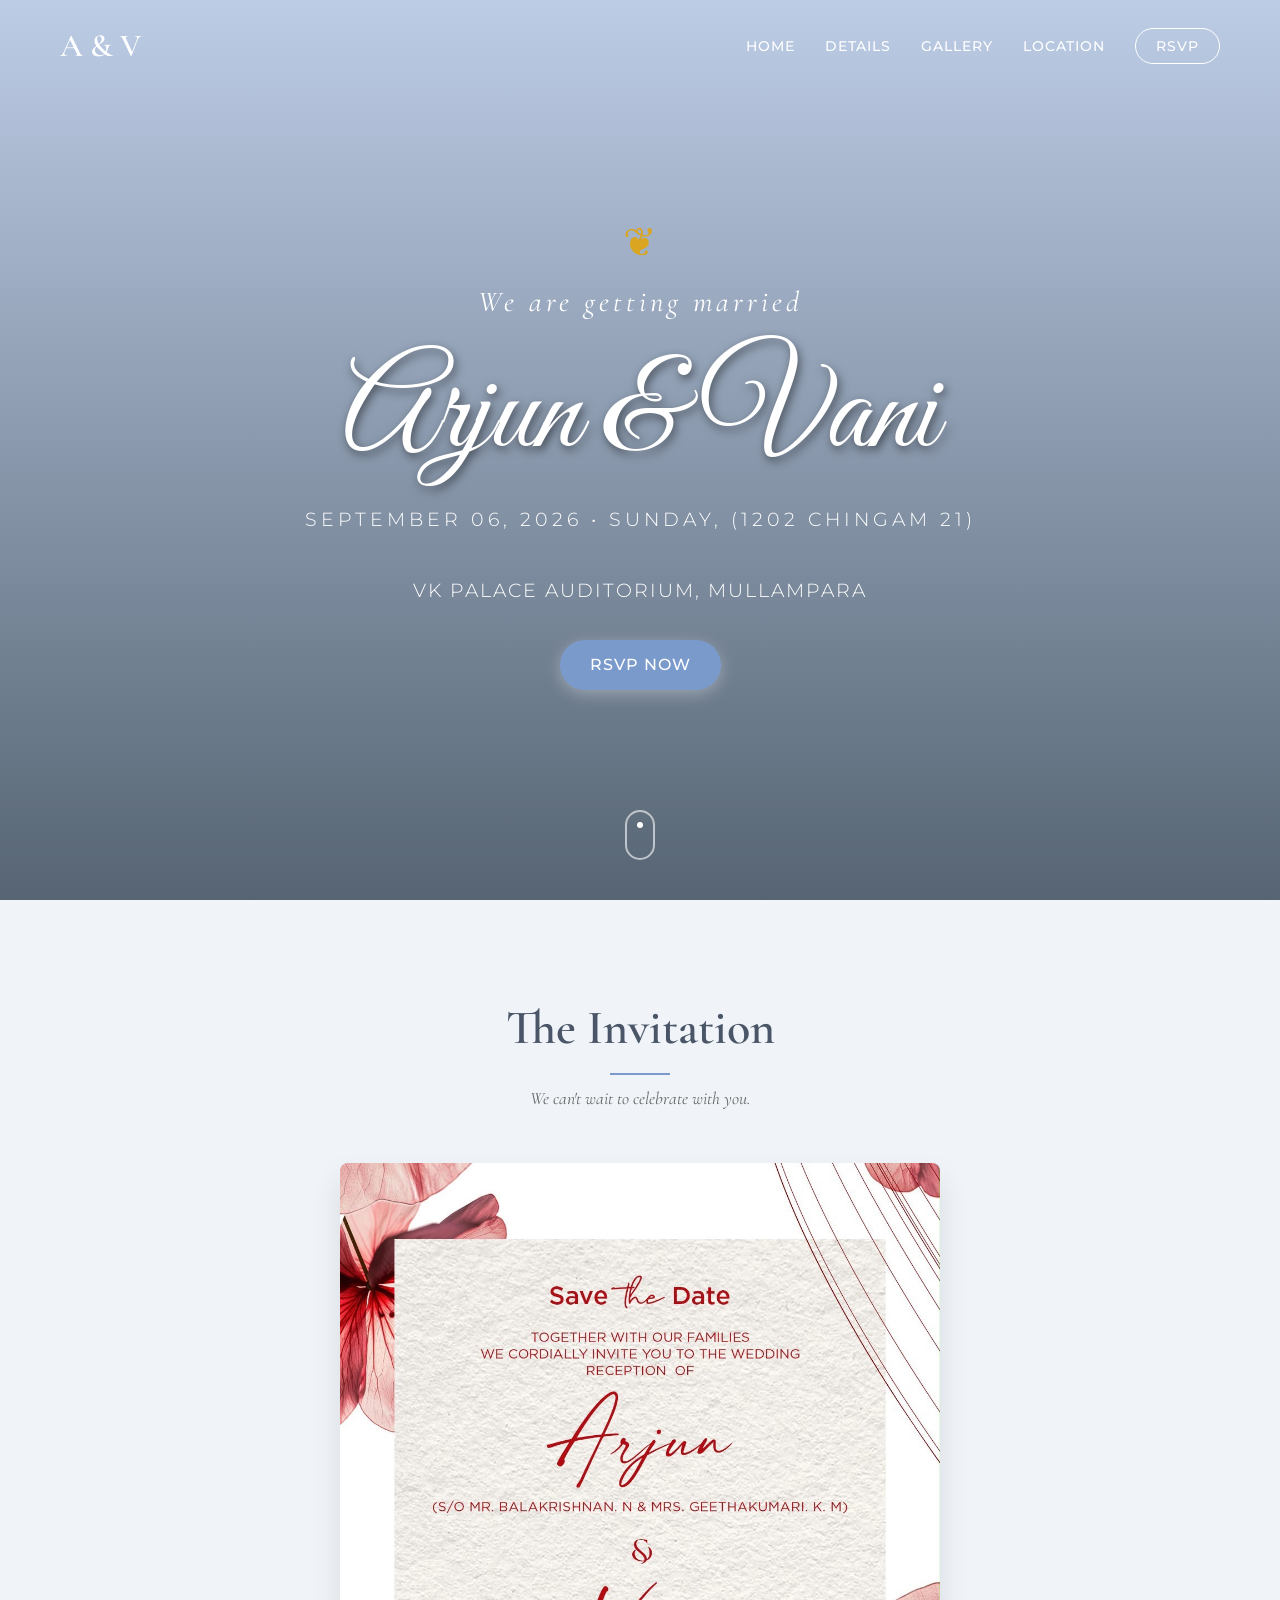
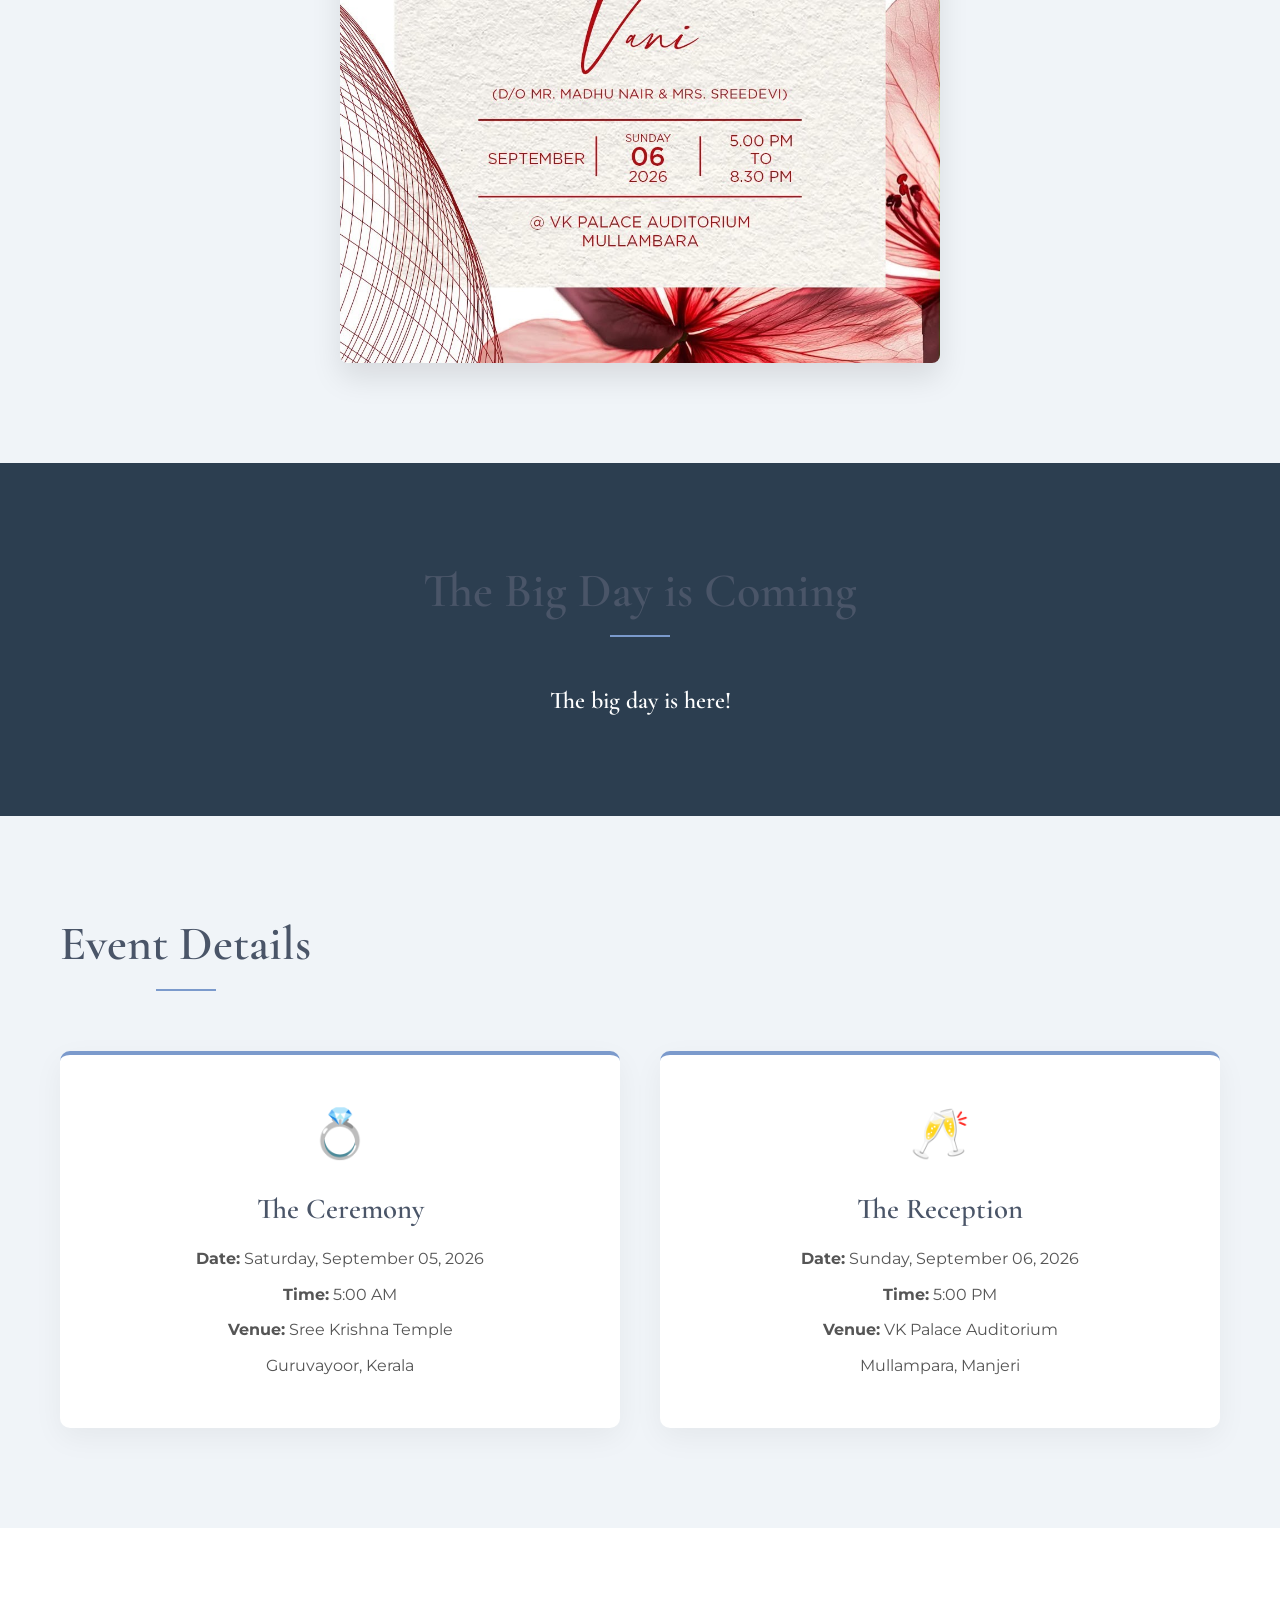
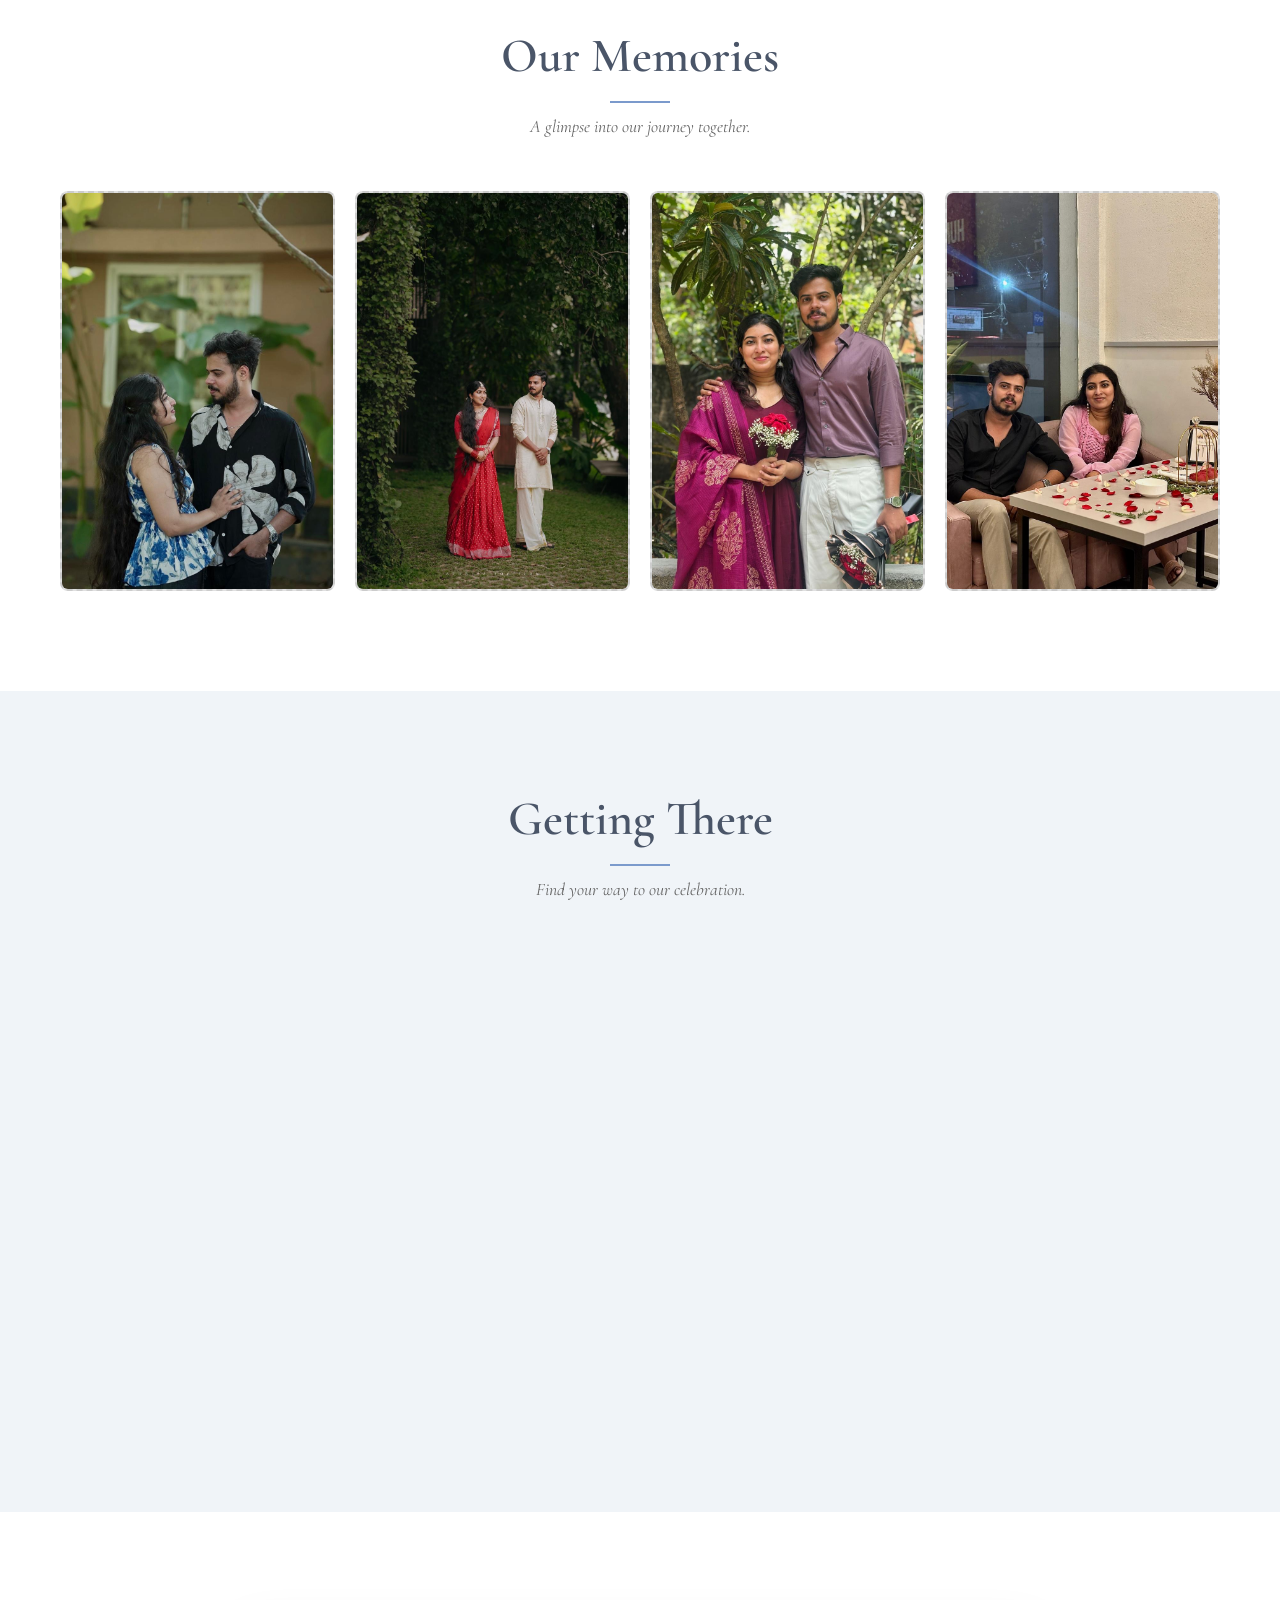
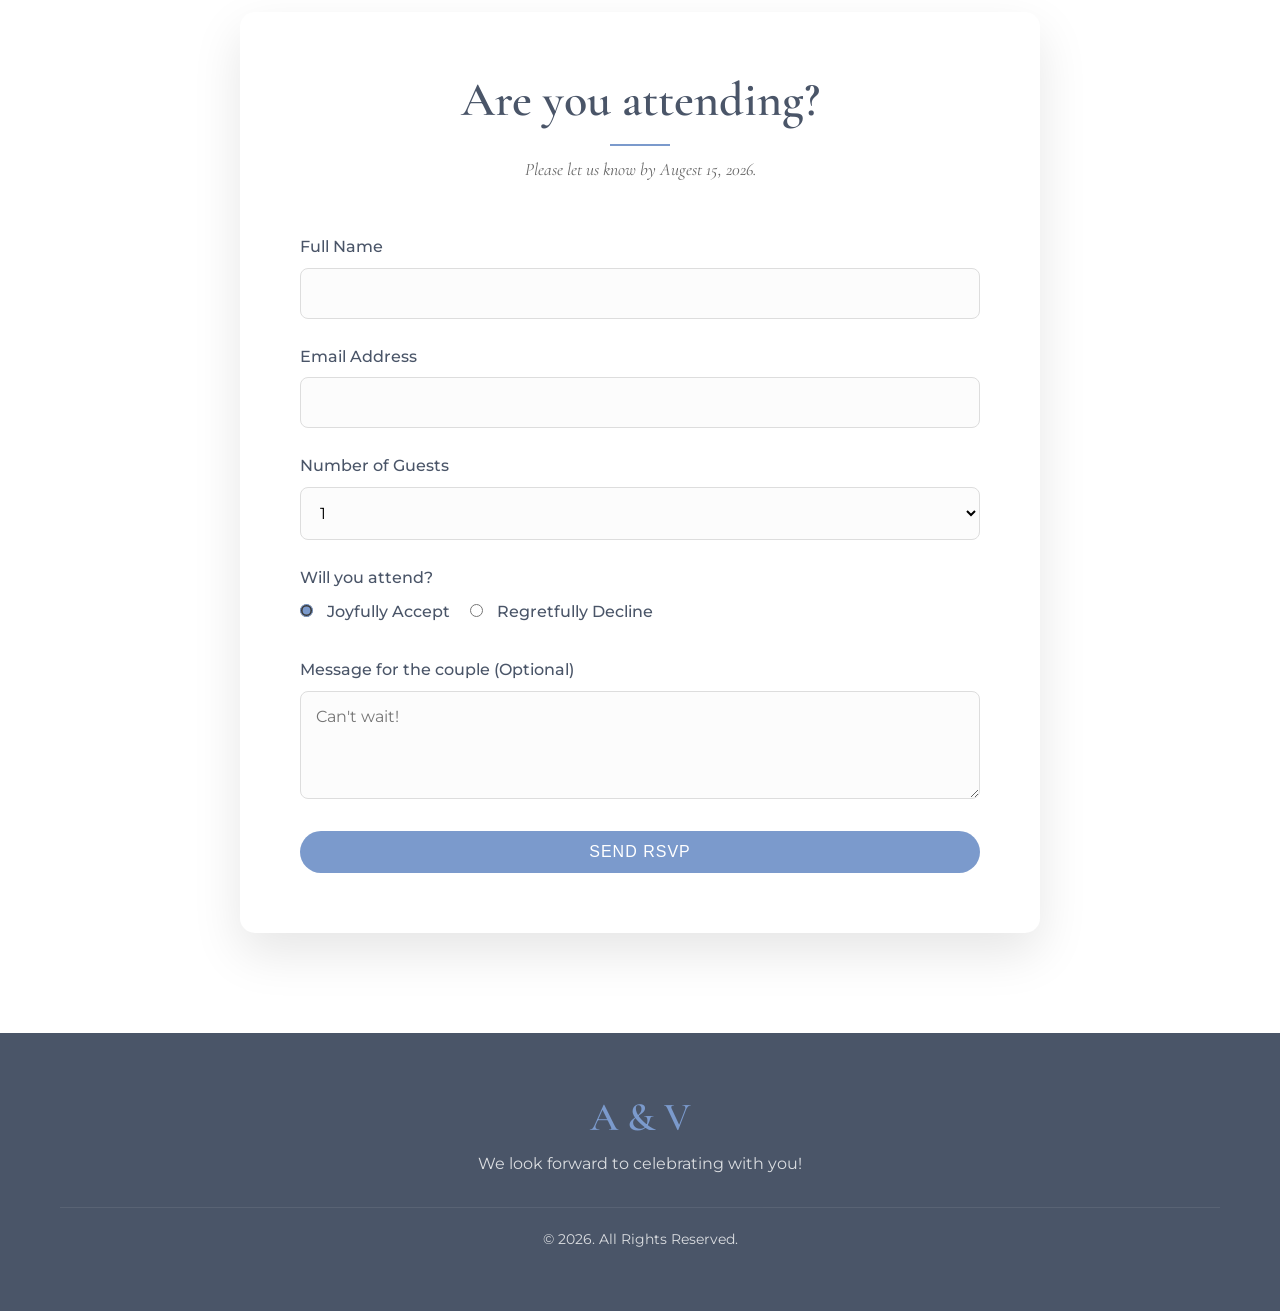
<file: index.html>
<!DOCTYPE html>
<html lang="en">

<head>
    <meta charset="UTF-8">
    <meta name="viewport" content="width=device-width, initial-scale=1.0">
    <title>Wedding Invitation | Save the Date</title>
    <meta name="description" content="Join us in celebrating our wedding.">
    <link rel="preconnect" href="https://fonts.googleapis.com">
    <link rel="preconnect" href="https://fonts.gstatic.com" crossorigin>
    <link
        href="https://fonts.googleapis.com/css2?family=Cormorant+Garamond:ital,wght@0,400;0,600;1,400&family=Great+Vibes&family=Montserrat:wght@300;400;500&display=swap"
        rel="stylesheet">
    <link rel="stylesheet" href="style.css">
</head>

<body>
    <!-- Navigation -->
    <nav id="navbar">
        <div class="nav-content">
            <div class="logo">A & V</div>
            <ul class="nav-links">
                <li><a href="#home">Home</a></li>
                <li><a href="#details">Details</a></li>
                <li><a href="#gallery">Gallery</a></li>
                <li><a href="#location">Location</a></li>
                <li><a href="#rsvp" class="btn-nav">RSVP</a></li>
            </ul>
            <div class="hamburger">
                <span></span>
                <span></span>
                <span></span>
            </div>
        </div>
    </nav>

    <!-- Hero Section -->
    <section id="home" class="hero">
        <div class="hero-overlay"></div>
        <div class="hero-content fade-in">
            <div style="font-size: 2.5rem; margin-bottom: 5px; color: goldenrod;">❦</div>
            <p class="pre-title">We are getting married</p>
            <h1 class="title">Arjun & Vani</h1>
            <p class="date-location">September 06, 2026 &bull; Sunday, (1202 Chingam 21)</p>
            <p
                style="font-size: 1.2rem; margin-bottom: 35px; font-weight: 300; letter-spacing: 2px; text-transform: uppercase;">
                VK Palace Auditorium, Mullampara</p>
            <a href="#rsvp" class="btn-primary">RSVP Now</a>
        </div>
        <div class="scroll-indicator">
            <a href="#invitation"><span></span></a>
        </div>
    </section>

    <!-- Invitation Card Placeholder -->
    <section id="invitation" class="section bg-light">
        <div class="container text-center fade-in">
            <h2 class="section-title">The Invitation</h2>
            <p class="section-subtitle">We can't wait to celebrate with you.</p>
            <div class="invitation-card-wrapper">
                <!-- Placeholder for the invitation card image -->
                <div class="image-placeholder card-placeholder">
                    <img src="images/card.jpeg" alt="">
                </div>
            </div>
        </div>
    </section>

    <!-- Countdown Section -->
    <section id="countdown-section" class="section bg-dark text-light">
        <div class="container text-center fade-in">
            <h2 class="section-title text-light">The Big Day is Coming</h2>
            <div id="countdown" class="countdown-container">
                <div class="countdown-item">
                    <span id="days">00</span>
                    <p>Days</p>
                </div>
                <div class="countdown-item">
                    <span id="hours">00</span>
                    <p>Hours</p>
                </div>
                <div class="countdown-item">
                    <span id="minutes">00</span>
                    <p>Minutes</p>
                </div>
                <div class="countdown-item">
                    <span id="seconds">00</span>
                    <p>Seconds</p>
                </div>
            </div>
        </div>
    </section>

    <!-- Details Section -->
    <section id="details" class="section bg-light">
        <div class="container fade-in">
            <h2 class="section-title text-center">Event Details</h2>
            <div class="details-grid">
                <div class="detail-card">
                    <div class="icon">💍</div>
                    <h3>The Ceremony</h3>
                    <p><strong>Date:</strong> Saturday, September 05, 2026</p>
                    <p><strong>Time:</strong> 5:00 AM</p>
                    <p><strong>Venue:</strong> Sree Krishna Temple</p>
                    <p>Guruvayoor, Kerala</p>
                </div>
                <div class="detail-card">
                    <div class="icon">🥂</div>
                    <h3>The Reception</h3>
                    <p><strong>Date:</strong> Sunday, September 06, 2026</p>
                    <p><strong>Time:</strong> 5:00 PM</p>
                    <p><strong>Venue:</strong> VK Palace Auditorium</p>
                    <p>Mullampara, Manjeri</p>
                </div>
            </div>
        </div>
    </section>

    <!-- Gallery Section -->
    <section id="gallery" class="section">
        <div class="container text-center fade-in">
            <h2 class="section-title">Our Memories</h2>
            <p class="section-subtitle">A glimpse into our journey together.</p>
            <div class="gallery-grid">
                <!-- Placeholders for user's images -->
                <div class="gallery-item image-placeholder"><img src="images/img1.jpeg" alt="">
                </div>
                <div class="gallery-item image-placeholder"><img src="images/img2.jpeg" alt="">
                </div>
                <div class="gallery-item image-placeholder"><img src="images/img3.jpeg" alt="">
                </div>
                <div class="gallery-item image-placeholder"><img src="images/img4.jpeg" alt="">
                </div>
            </div>
        </div>
    </section>

    <!-- Location Section -->
    <section id="location" class="section bg-light">
        <div class="container text-center fade-in">
            <h2 class="section-title">Getting There</h2>
            <p class="section-subtitle">Find your way to our celebration.</p>
            <div class="map-container">
                <!-- Sample Google Maps iframe -->
                <iframe
                    src="https://www.google.com/maps/embed?pb=!1m18!1m12!1m3!1d4924.487817687581!2d76.10703107596576!3d11.104377589065033!2m3!1f0!2f0!3f0!3m2!1i1024!2i768!4f13.1!3m3!1m2!1s0x3ba6357c6454861b%3A0x7b2334c0c7a68482!2sVK%20PALACE%20AUDITORIUM!5e1!3m2!1sen!2sin!4v1785747587852!5m2!1sen!2sin"
                    width="100%" height="450" style="border:0;" allowfullscreen="" loading="lazy"
                    referrerpolicy="strict-origin-when-cross-origin"></iframe>
            </div>
        </div>
    </section>

    <!-- RSVP Section -->
    <section id="rsvp" class="section">
        <div class="container fade-in">
            <div class="rsvp-wrapper">
                <div class="rsvp-content">
                    <h2 class="section-title">Are you attending?</h2>
                    <p class="section-subtitle">Please let us know by Augest 15, 2026.</p>
                    <form id="rsvp-form" class="rsvp-form">
                        <div class="form-group">
                            <label for="name">Full Name</label>
                            <input type="text" id="name" name="name" required placeholder="">
                        </div>
                        <div class="form-group">
                            <label for="email">Email Address</label>
                            <input type="email" id="email" name="email" required placeholder="">
                        </div>
                        <div class="form-group">
                            <label for="guests">Number of Guests</label>
                            <select id="guests" name="guests">
                                <option value="1">1</option>
                                <option value="2">2</option>
                                <option value="3">3</option>
                                <option value="4">4</option>
                                <option value="5+">5+</option>
                            </select>
                        </div>
                        <div class="form-group">
                            <label>Will you attend?</label>
                            <div class="radio-group">
                                <label class="radio-label">
                                    <input type="radio" name="attending" value="yes" checked>
                                    <span>Joyfully Accept</span>
                                </label>
                                <label class="radio-label">
                                    <input type="radio" name="attending" value="no">
                                    <span>Regretfully Decline</span>
                                </label>
                            </div>
                        </div>
                        <div class="form-group">
                            <label for="message">Message for the couple (Optional)</label>
                            <textarea id="message" name="message" rows="4" placeholder="Can't wait!"></textarea>
                        </div>
                        <button type="submit" class="btn-primary btn-block">Send RSVP</button>
                    </form>
                    <div id="form-message" class="form-message hidden">
                        Thank you for your response!
                    </div>
                </div>
            </div>
        </div>
    </section>

    <!-- Footer -->
    <footer class="footer">
        <div class="container text-center">
            <h2>A & V</h2>
            <p>We look forward to celebrating with you!</p>
            <p class="copyright">&copy; 2026. All Rights Reserved.</p>
        </div>
    </footer>

    <script src="script.js"></script>
</body>

</html>
</file>
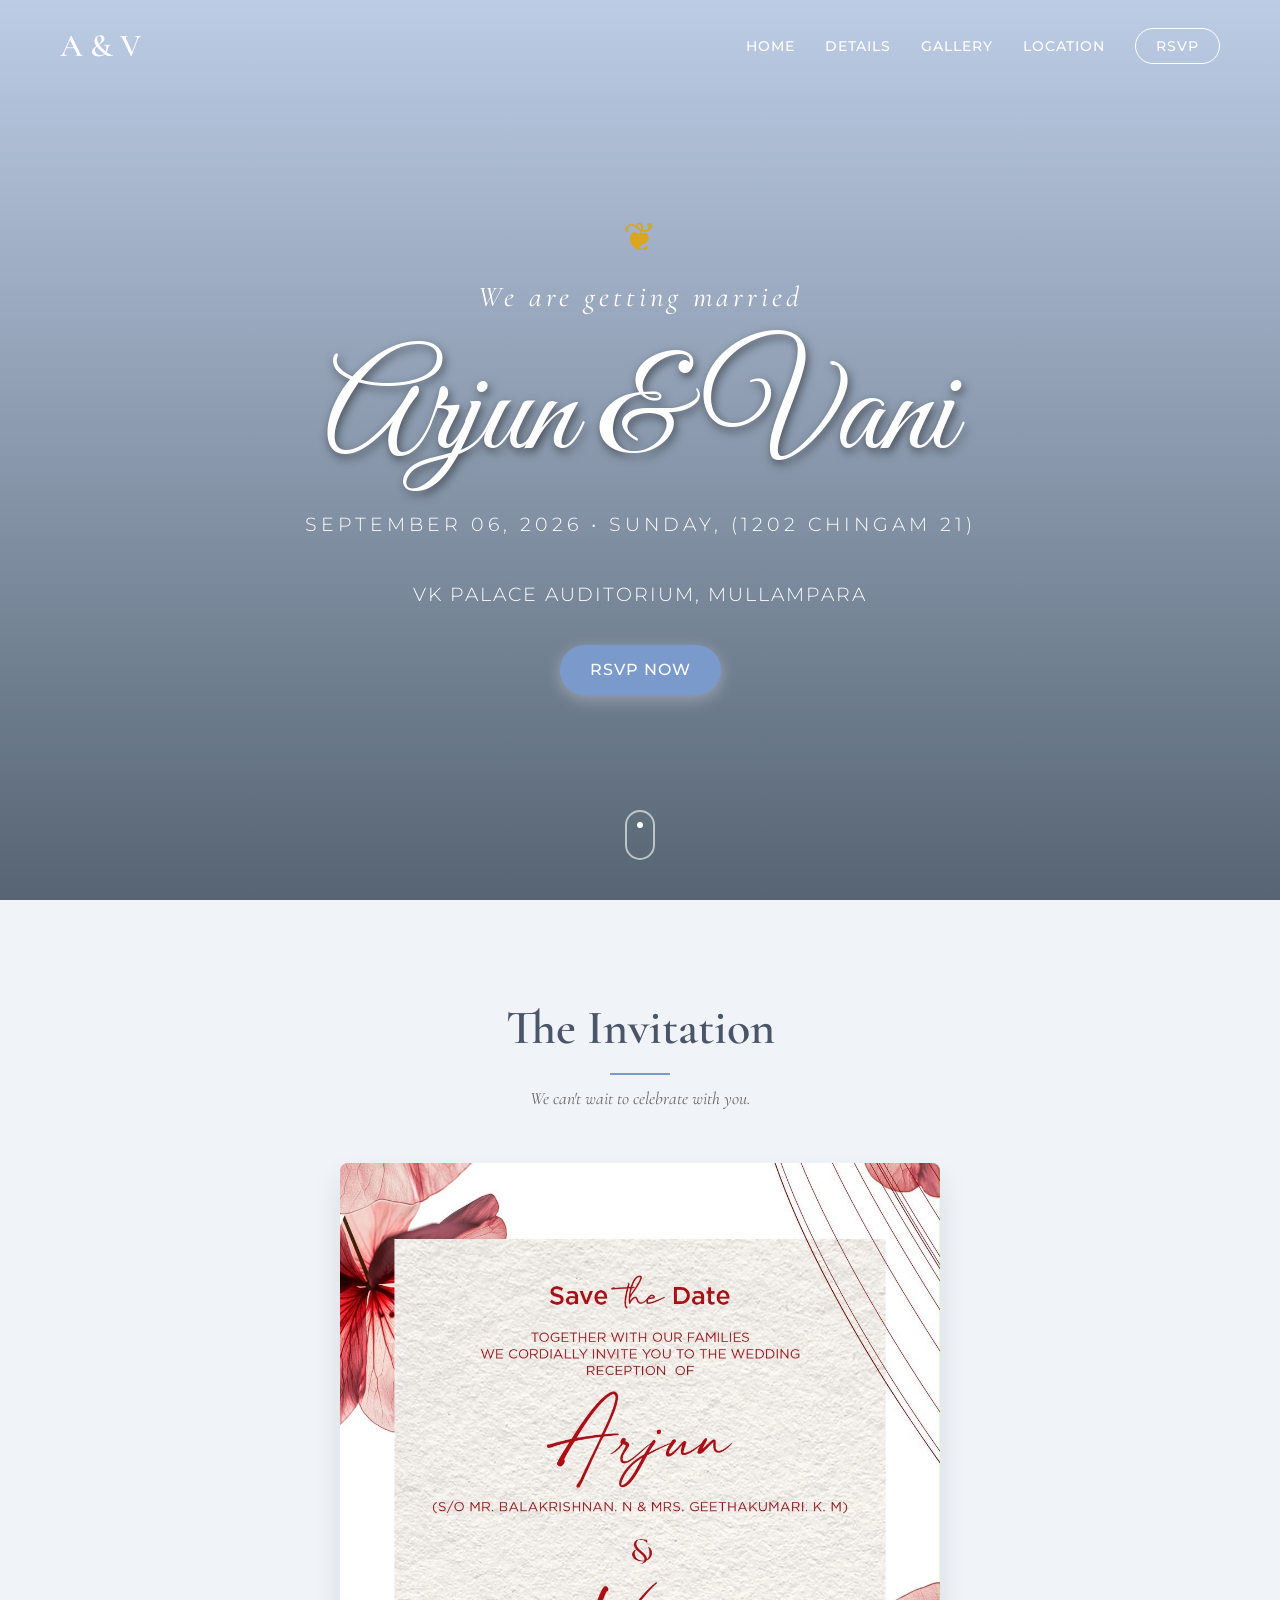
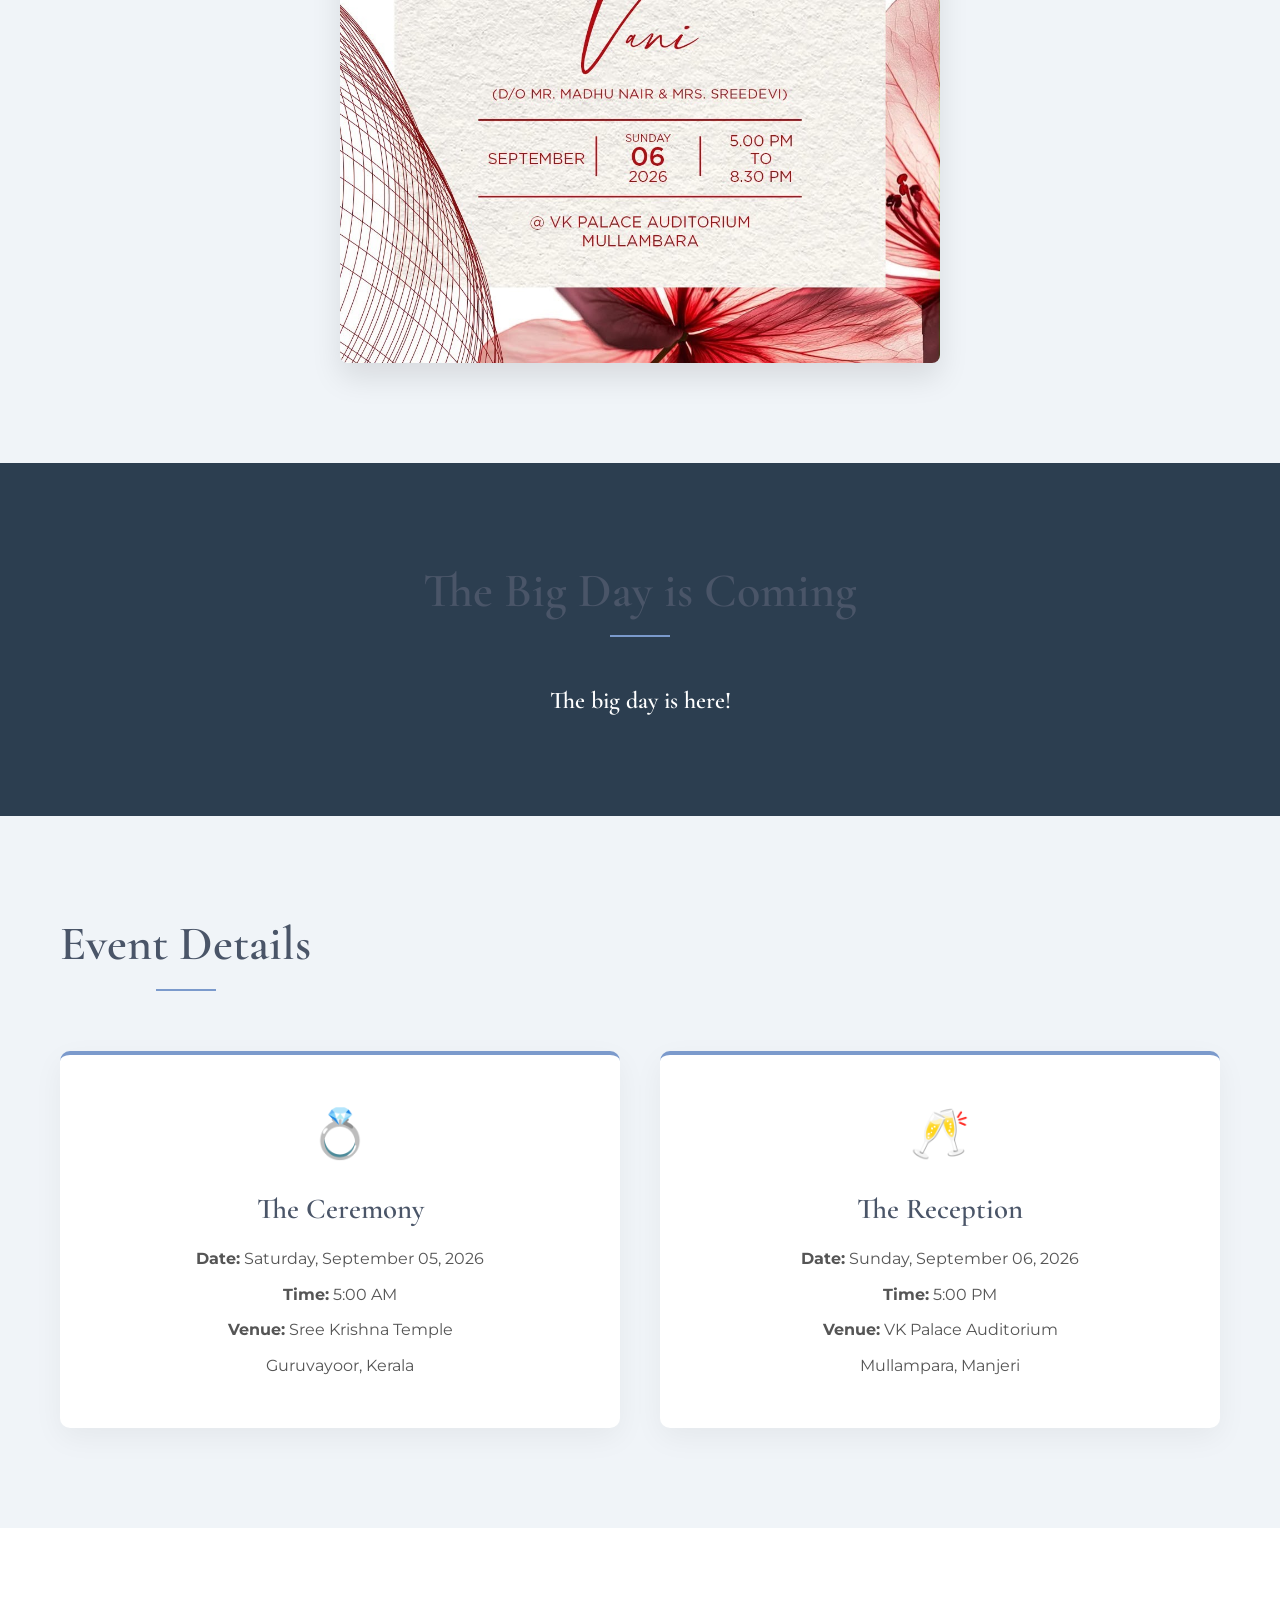
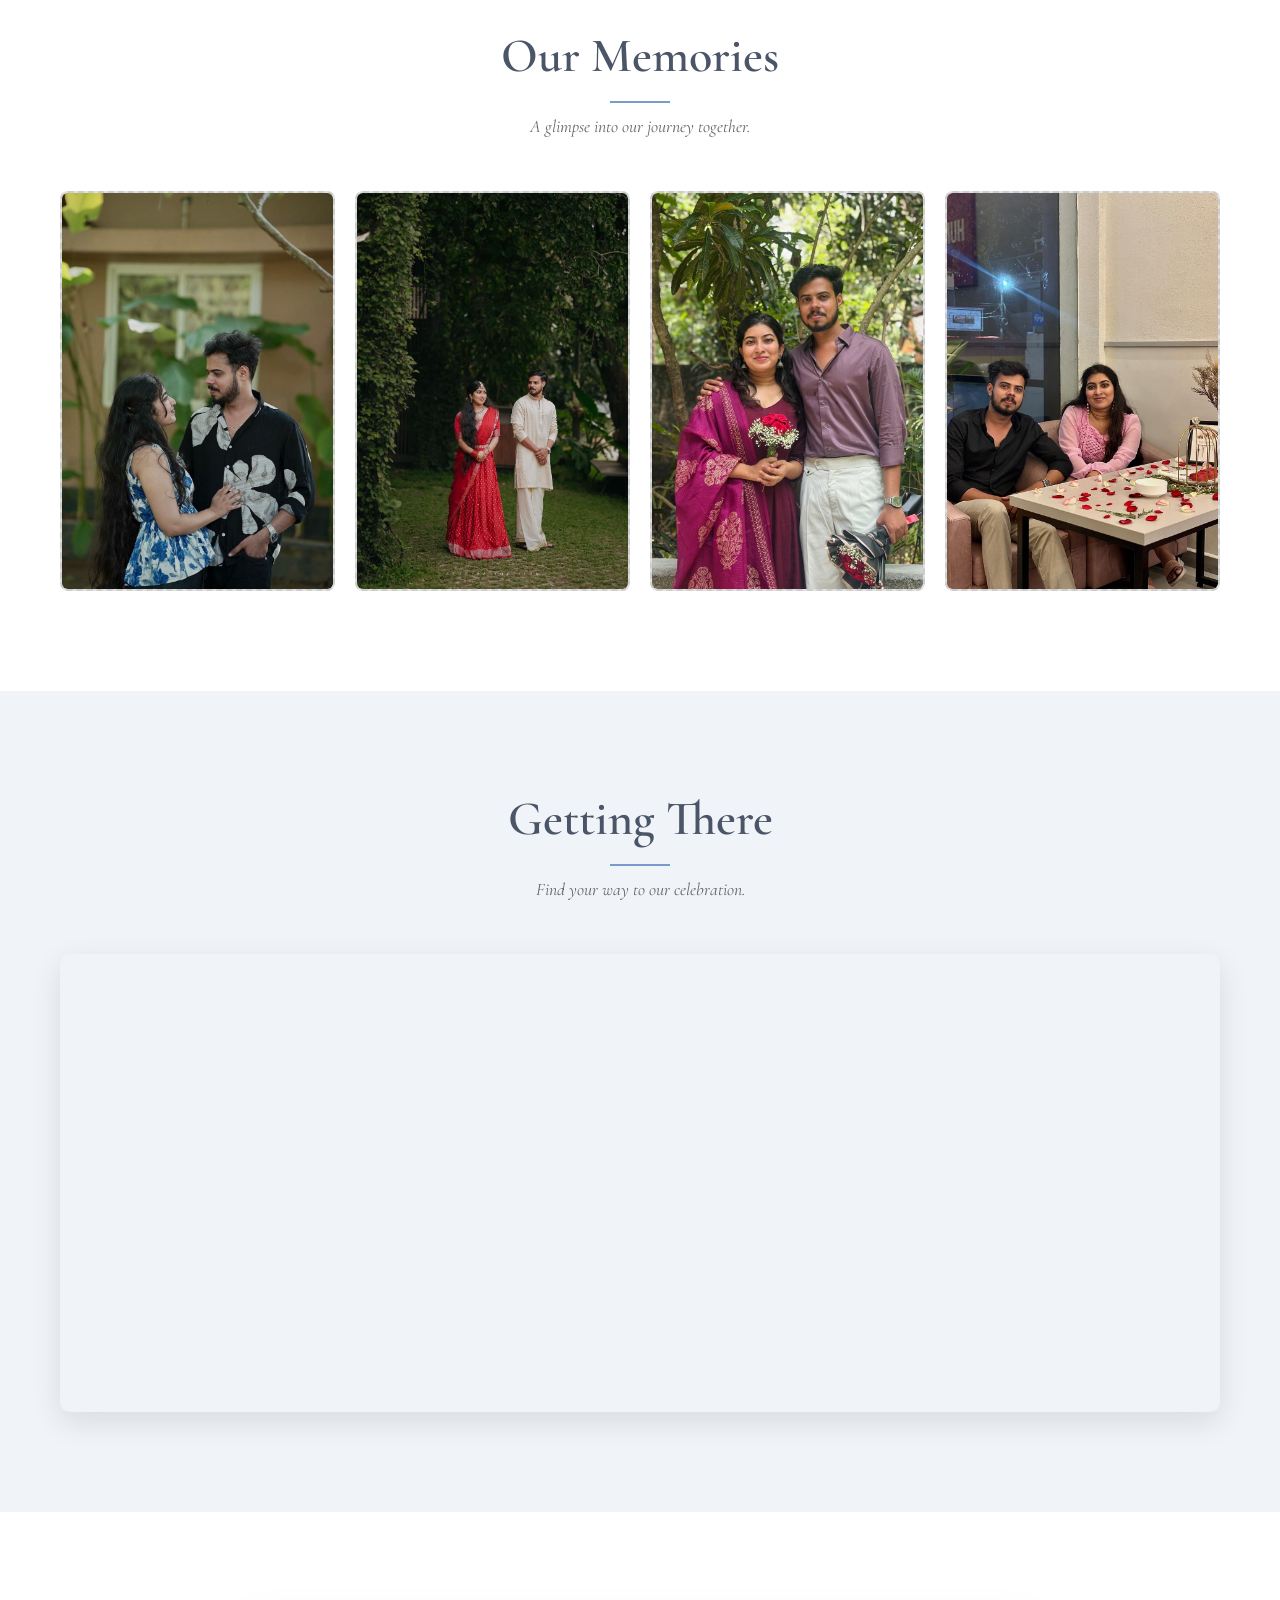
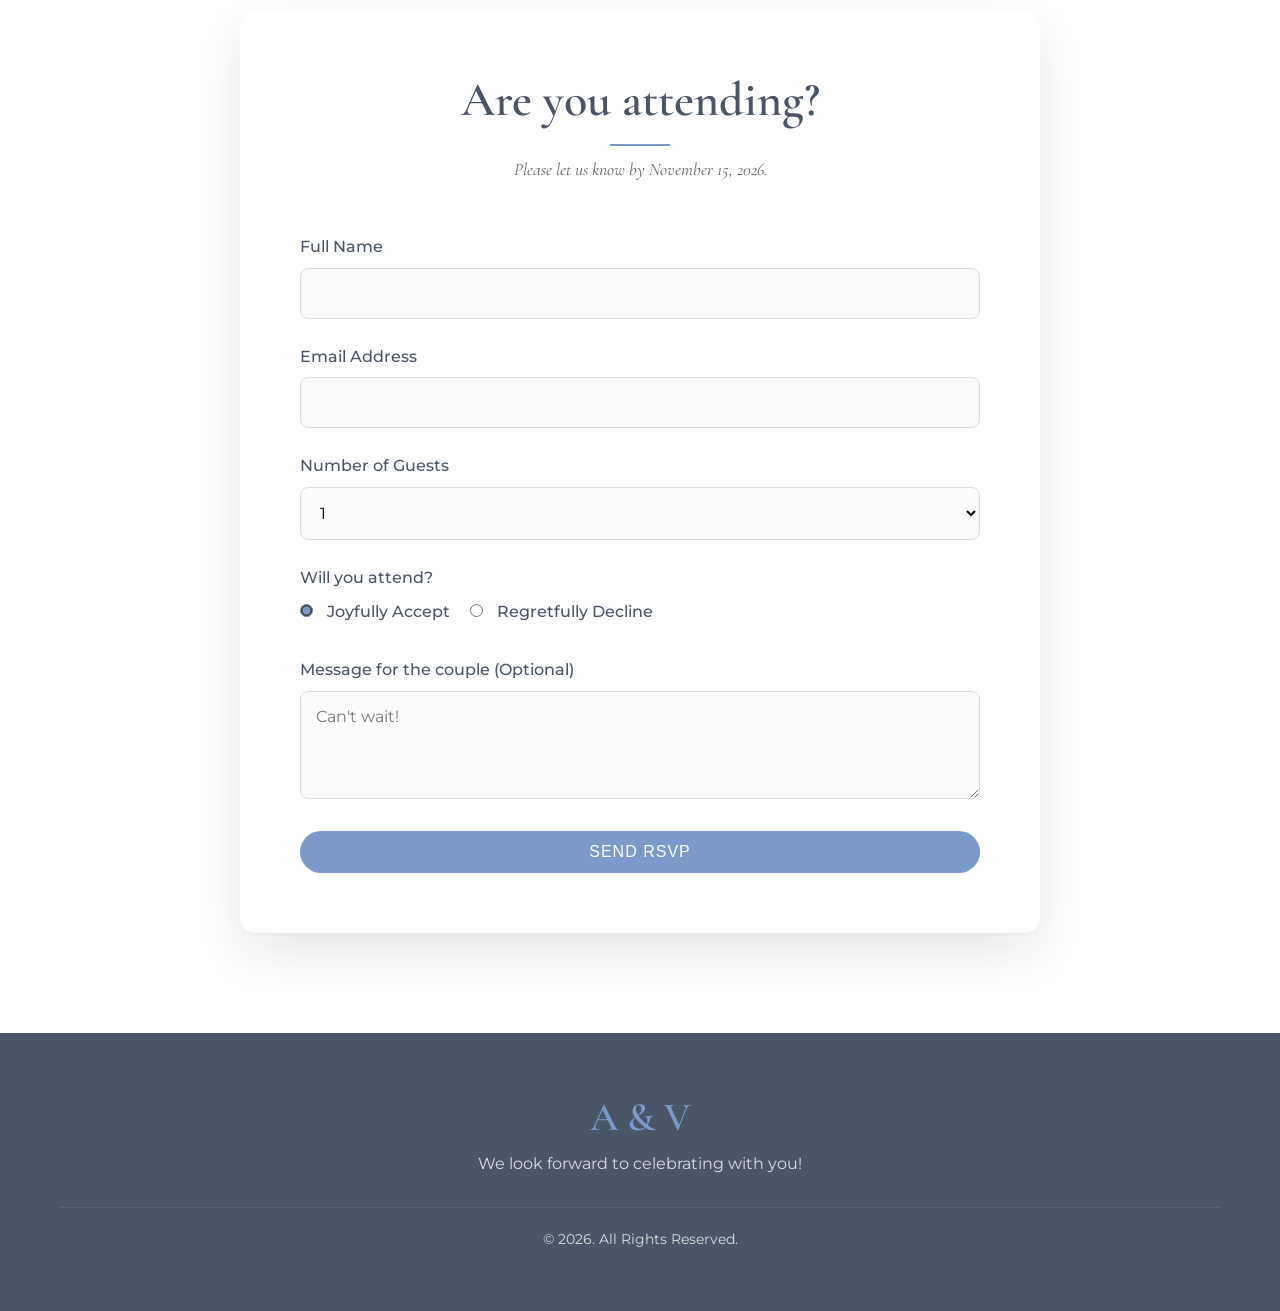
<file: wedding-invitation/index.html>
<!DOCTYPE html>
<html lang="en">

<head>
    <meta charset="UTF-8">
    <meta name="viewport" content="width=device-width, initial-scale=1.0">
    <title>Wedding Invitation | Save the Date</title>
    <meta name="description" content="Join us in celebrating our wedding.">
    <link rel="preconnect" href="https://fonts.googleapis.com">
    <link rel="preconnect" href="https://fonts.gstatic.com" crossorigin>
    <link
        href="https://fonts.googleapis.com/css2?family=Cormorant+Garamond:ital,wght@0,400;0,600;1,400&family=Great+Vibes&family=Montserrat:wght@300;400;500&display=swap"
        rel="stylesheet">
    <link rel="stylesheet" href="style.css">
</head>

<body>
    <!-- Navigation -->
    <nav id="navbar">
        <div class="nav-content">
            <div class="logo">A & V</div>
            <ul class="nav-links">
                <li><a href="#home">Home</a></li>
                <li><a href="#details">Details</a></li>
                <li><a href="#gallery">Gallery</a></li>
                <li><a href="#location">Location</a></li>
                <li><a href="#rsvp" class="btn-nav">RSVP</a></li>
            </ul>
            <div class="hamburger">
                <span></span>
                <span></span>
                <span></span>
            </div>
        </div>
    </nav>

    <!-- Hero Section -->
    <section id="home" class="hero">
        <div class="hero-overlay"></div>
        <div class="hero-content fade-in">
            <div style="font-size: 2.5rem; margin-bottom: 5px; color: goldenrod;">❦</div>
            <p class="pre-title">We are getting married</p>
            <h1 class="title">Arjun & Vani</h1>
            <p class="date-location">September 06, 2026 &bull; Sunday, (1202 Chingam 21)</p>
            <p
                style="font-size: 1.2rem; margin-bottom: 35px; font-weight: 300; letter-spacing: 2px; text-transform: uppercase;">
                VK Palace Auditorium, Mullampara</p>
            <a href="#rsvp" class="btn-primary">RSVP Now</a>
        </div>
        <div class="scroll-indicator">
            <a href="#invitation"><span></span></a>
        </div>
    </section>

    <!-- Invitation Card Placeholder -->
    <section id="invitation" class="section bg-light">
        <div class="container text-center fade-in">
            <h2 class="section-title">The Invitation</h2>
            <p class="section-subtitle">We can't wait to celebrate with you.</p>
            <div class="invitation-card-wrapper">
                <!-- Placeholder for the invitation card image -->
                <div class="image-placeholder card-placeholder">
                    <img src="/images/signal-2026-08-03-145223.jpeg" alt="">
                </div>
            </div>
        </div>
    </section>

    <!-- Countdown Section -->
    <section id="countdown-section" class="section bg-dark text-light">
        <div class="container text-center fade-in">
            <h2 class="section-title text-light">The Big Day is Coming</h2>
            <div id="countdown" class="countdown-container">
                <div class="countdown-item">
                    <span id="days">00</span>
                    <p>Days</p>
                </div>
                <div class="countdown-item">
                    <span id="hours">00</span>
                    <p>Hours</p>
                </div>
                <div class="countdown-item">
                    <span id="minutes">00</span>
                    <p>Minutes</p>
                </div>
                <div class="countdown-item">
                    <span id="seconds">00</span>
                    <p>Seconds</p>
                </div>
            </div>
        </div>
    </section>

    <!-- Details Section -->
    <section id="details" class="section bg-light">
        <div class="container fade-in">
            <h2 class="section-title text-center">Event Details</h2>
            <div class="details-grid">
                <div class="detail-card">
                    <div class="icon">💍</div>
                    <h3>The Ceremony</h3>
                    <p><strong>Date:</strong> Saturday, September 05, 2026</p>
                    <p><strong>Time:</strong> 5:00 AM</p>
                    <p><strong>Venue:</strong> Sree Krishna Temple</p>
                    <p>Guruvayoor, Kerala</p>
                </div>
                <div class="detail-card">
                    <div class="icon">🥂</div>
                    <h3>The Reception</h3>
                    <p><strong>Date:</strong> Sunday, September 06, 2026</p>
                    <p><strong>Time:</strong> 5:00 PM</p>
                    <p><strong>Venue:</strong> VK Palace Auditorium</p>
                    <p>Mullampara, Manjeri</p>
                </div>
            </div>
        </div>
    </section>

    <!-- Gallery Section -->
    <section id="gallery" class="section">
        <div class="container text-center fade-in">
            <h2 class="section-title">Our Memories</h2>
            <p class="section-subtitle">A glimpse into our journey together.</p>
            <div class="gallery-grid">
                <!-- Placeholders for user's images -->
                <div class="gallery-item image-placeholder"><img src="/images/signal-2026-08-03-140050.jpeg" alt="">
                </div>
                <div class="gallery-item image-placeholder"><img src="/images/signal-2026-08-03-140053.jpeg" alt="">
                </div>
                <div class="gallery-item image-placeholder"><img src="/images/signal-2026-08-03-140056.jpeg" alt="">
                </div>
                <div class="gallery-item image-placeholder"><img src="/images/signal-2026-08-03-140059.jpeg" alt="">
                </div>
            </div>
        </div>
    </section>

    <!-- Location Section -->
    <section id="location" class="section bg-light">
        <div class="container text-center fade-in">
            <h2 class="section-title">Getting There</h2>
            <p class="section-subtitle">Find your way to our celebration.</p>
            <div class="map-container">
                <!-- Sample Google Maps iframe -->
                <iframe
                    src="https://www.google.com/maps/embed?pb=!1m18!1m12!1m3!1d4924.487817687581!2d76.10703107596576!3d11.104377589065033!2m3!1f0!2f0!3f0!3m2!1i1024!2i768!4f13.1!3m3!1m2!1s0x3ba6357c6454861b%3A0x7b2334c0c7a68482!2sVK%20PALACE%20AUDITORIUM!5e1!3m2!1sen!2sin!4v1785747587852!5m2!1sen!2sin"
                    width="100%" height="450" style="border:0;" allowfullscreen="" loading="lazy"
                    referrerpolicy="strict-origin-when-cross-origin"></iframe>
            </div>
        </div>
    </section>

    <!-- RSVP Section -->
    <section id="rsvp" class="section">
        <div class="container fade-in">
            <div class="rsvp-wrapper">
                <div class="rsvp-content">
                    <h2 class="section-title">Are you attending?</h2>
                    <p class="section-subtitle">Please let us know by November 15, 2026.</p>
                    <form id="rsvp-form" class="rsvp-form">
                        <div class="form-group">
                            <label for="name">Full Name</label>
                            <input type="text" id="name" name="name" required placeholder="">
                        </div>
                        <div class="form-group">
                            <label for="email">Email Address</label>
                            <input type="email" id="email" name="email" required placeholder="">
                        </div>
                        <div class="form-group">
                            <label for="guests">Number of Guests</label>
                            <select id="guests" name="guests">
                                <option value="1">1</option>
                                <option value="2">2</option>
                                <option value="3">3</option>
                                <option value="4">4</option>
                                <option value="5+">5+</option>
                            </select>
                        </div>
                        <div class="form-group">
                            <label>Will you attend?</label>
                            <div class="radio-group">
                                <label class="radio-label">
                                    <input type="radio" name="attending" value="yes" checked>
                                    <span>Joyfully Accept</span>
                                </label>
                                <label class="radio-label">
                                    <input type="radio" name="attending" value="no">
                                    <span>Regretfully Decline</span>
                                </label>
                            </div>
                        </div>
                        <div class="form-group">
                            <label for="message">Message for the couple (Optional)</label>
                            <textarea id="message" name="message" rows="4" placeholder="Can't wait!"></textarea>
                        </div>
                        <button type="submit" class="btn-primary btn-block">Send RSVP</button>
                    </form>
                    <div id="form-message" class="form-message hidden">
                        Thank you for your response!
                    </div>
                </div>
            </div>
        </div>
    </section>

    <!-- Footer -->
    <footer class="footer">
        <div class="container text-center">
            <h2>A & V</h2>
            <p>We look forward to celebrating with you!</p>
            <p class="copyright">&copy; 2026. All Rights Reserved.</p>
        </div>
    </footer>

    <script src="script.js"></script>
</body>

</html>
</file>
<file: style.css>
/* =========================================
   CSS Variables & Reset
   ========================================= */
:root {
    --primary-color: #7b9acc;
    /* Dusty Blue */
    --primary-dark: #5a7bb5;
    --secondary-color: #4a5568;
    /* Slate */
    --text-color: #2d3748;
    --text-light: #ffffff;
    --bg-color: #ffffff;
    --bg-light: #f0f4f8;
    /* Light blue-grey */
    --bg-dark: #2c3e50;
    /* Navy */

    --font-heading: 'Cormorant Garamond', serif;
    --font-body: 'Montserrat', sans-serif;
    --font-calligraphy: 'Great Vibes', cursive;

    --transition: all 0.3s ease;
}

* {
    margin: 0;
    padding: 0;
    box-sizing: border-box;
}

html {
    scroll-behavior: smooth;
}

body {
    font-family: var(--font-body);
    color: var(--text-color);
    background-color: var(--bg-color);
    line-height: 1.6;
    overflow-x: hidden;
}

/* =========================================
   Typography & Utilities
   ========================================= */
h1,
h2,
h3,
h4,
h5,
h6 {
    font-family: var(--font-heading);
    font-weight: 600;
    line-height: 1.2;
}

.text-center {
    text-align: center;
}

.text-light {
    color: var(--text-light);
}

.bg-light {
    background-color: var(--bg-light);
}

.bg-dark {
    background-color: var(--bg-dark);
}

.section {
    padding: 100px 0;
}

.container {
    max-width: 1200px;
    margin: 0 auto;
    padding: 0 20px;
}

.section-title {
    font-size: 3rem;
    color: var(--secondary-color);
    margin-bottom: 10px;
    position: relative;
    display: inline-block;
}

.section-title::after {
    content: '';
    display: block;
    width: 60px;
    height: 2px;
    background-color: var(--primary-color);
    margin: 15px auto 0;
}

.section-title.text-light::after {
    background-color: var(--primary-color);
}

.section-subtitle {
    font-size: 1.1rem;
    color: #666;
    margin-bottom: 50px;
    font-style: italic;
    font-family: var(--font-heading);
}

/* Buttons */
.btn-primary {
    display: inline-block;
    background-color: var(--primary-color);
    color: var(--text-light);
    padding: 12px 30px;
    border: none;
    border-radius: 30px;
    font-size: 1rem;
    font-weight: 500;
    text-transform: uppercase;
    letter-spacing: 1px;
    cursor: pointer;
    text-decoration: none;
    transition: var(--transition);
    box-shadow: 0 4px 15px rgba(255, 255, 255, 0.3);
}

.btn-primary:hover {
    background-color: var(--primary-dark);
    transform: translateY(-2px);
    box-shadow: 0 6px 20px rgba(255, 255, 255, 0.4);
}

.btn-block {
    display: block;
    width: 100%;
}

/* =========================================
   Navigation
   ========================================= */
#navbar {
    position: fixed;
    top: 0;
    left: 0;
    width: 100%;
    padding: 20px 0;
    z-index: 1000;
    transition: var(--transition);
    background: transparent;
}

#navbar.scrolled {
    background-color: rgba(255, 255, 255, 0.95);
    padding: 15px 0;
    box-shadow: 0 2px 10px rgba(0, 0, 0, 0.1);
}

.nav-content {
    max-width: 1200px;
    margin: 0 auto;
    padding: 0 20px;
    display: flex;
    justify-content: space-between;
    align-items: center;
}

.logo {
    font-family: var(--font-heading);
    font-size: 2rem;
    font-weight: 600;
    color: var(--text-light);
    text-decoration: none;
    transition: var(--transition);
}

#navbar.scrolled .logo {
    color: var(--secondary-color);
}

.nav-links {
    display: flex;
    list-style: none;
    align-items: center;
}

.nav-links li {
    margin-left: 30px;
}

.nav-links a {
    color: var(--text-light);
    text-decoration: none;
    font-size: 0.9rem;
    font-weight: 500;
    text-transform: uppercase;
    letter-spacing: 1px;
    transition: var(--transition);
}

#navbar.scrolled .nav-links a {
    color: var(--secondary-color);
}

.nav-links a:hover {
    color: var(--primary-color);
}

.btn-nav {
    border: 1px solid var(--text-light);
    padding: 8px 20px;
    border-radius: 20px;
}

#navbar.scrolled .btn-nav {
    border-color: var(--secondary-color);
}

#navbar.scrolled .btn-nav:hover {
    background-color: var(--primary-color);
    border-color: var(--primary-color);
    color: var(--text-light);
}

.hamburger {
    display: none;
    cursor: pointer;
}

.hamburger span {
    display: block;
    width: 25px;
    height: 3px;
    background-color: var(--text-light);
    margin: 5px 0;
    transition: var(--transition);
}

#navbar.scrolled .hamburger span {
    background-color: var(--secondary-color);
}

/* =========================================
   Hero Section
   ========================================= */
.hero {
    height: 100vh;
    background-image: url('https://images.unsplash.com/photo-1523438885200-e635ba2c371e?ixlib=rb-4.0.3&auto=format&fit=crop&w=1920&q=80');
    /* Bright white floral wedding background */
    background-size: cover;
    background-position: center;
    background-attachment: fixed;
    position: relative;
    display: flex;
    align-items: center;
    justify-content: center;
    text-align: center;
}

.hero-overlay {
    position: absolute;
    top: 0;
    left: 0;
    width: 100%;
    height: 100%;
    /* Dusty Blue to Navy gradient */
    background: linear-gradient(to bottom, rgba(123, 154, 204, 0.5) 0%, rgba(44, 62, 80, 0.8) 100%);
}

.hero-content {
    position: relative;
    z-index: 1;
    color: var(--text-light);
    padding: 0 20px;
    max-width: 800px;
}

.pre-title {
    font-family: var(--font-heading);
    font-size: 1.8rem;
    font-style: italic;
    margin-bottom: 15px;
    letter-spacing: 4px;
    color: white;
}

.hero .title {
    font-family: var(--font-calligraphy);
    font-size: clamp(2.8rem, 10vw, 8.5rem);
    /* Responsive sizing for calligraphy font */
    margin-bottom: 10px;
    text-shadow: 2px 4px 10px rgba(0, 0, 0, 0.5);
    font-weight: 400;
    /* Removed letter-spacing to keep cursive strokes connected */
}

.date-location {
    font-size: 1.2rem;
    letter-spacing: 4px;
    text-transform: uppercase;
    margin-bottom: 40px;
    font-weight: 300;
}

/* Scroll Indicator */
.scroll-indicator {
    position: absolute;
    bottom: 40px;
    left: 50%;
    transform: translateX(-50%);
    z-index: 2;
}

.scroll-indicator a {
    display: block;
    width: 30px;
    height: 50px;
    border: 2px solid rgba(255, 255, 255, 0.6);
    border-radius: 15px;
    position: relative;
    transition: var(--transition);
}

.scroll-indicator a:hover {
    border-color: var(--primary-color);
}

.scroll-indicator span {
    position: absolute;
    top: 10px;
    left: 50%;
    transform: translateX(-50%);
    width: 6px;
    height: 6px;
    background-color: var(--text-light);
    border-radius: 50%;
    animation: scrollBounce 2s infinite;
}

@keyframes scrollBounce {
    0% {
        transform: translate(-50%, 0);
        opacity: 1;
    }

    100% {
        transform: translate(-50%, 20px);
        opacity: 0;
    }
}

/* =========================================
   Placeholders
   ========================================= */
.image-placeholder {
    background-color: #e0e0e0;
    display: flex;
    align-items: center;
    justify-content: center;
    color: #888;
    font-family: var(--font-body);
    font-size: 1rem;
    border: 2px dashed #ccc;
    border-radius: 8px;
}

.card-placeholder {
    width: 100%;
    max-width: 600px;
    height: auto;
    margin: 0 auto;
    box-shadow: 0 15px 30px rgba(0, 0, 0, 0.1);
    border: none;
    background: transparent;
    padding: 0;
    border-radius: 8px;
    overflow: hidden;
}

.card-placeholder img {
    width: 100%;
    height: auto;
    display: block;
}

/* =========================================
   Countdown Section
   ========================================= */
.countdown-container {
    display: flex;
    justify-content: center;
    gap: 30px;
    margin-top: 40px;
    flex-wrap: wrap;
}

.countdown-item {
    background: rgba(255, 255, 255, 0.1);
    backdrop-filter: blur(10px);
    border: 1px solid rgba(255, 255, 255, 0.2);
    padding: 20px;
    border-radius: 10px;
    min-width: 120px;
}

.countdown-item span {
    display: block;
    font-family: var(--font-heading);
    font-size: 3.5rem;
    font-weight: 600;
    color: var(--primary-color);
    line-height: 1;
}

.countdown-item p {
    font-size: 0.9rem;
    text-transform: uppercase;
    letter-spacing: 2px;
    margin-top: 10px;
}

/* =========================================
   Details Section
   ========================================= */
.details-grid {
    display: grid;
    grid-template-columns: repeat(auto-fit, minmax(300px, 1fr));
    gap: 40px;
    margin-top: 50px;
}

.detail-card {
    background: #fff;
    padding: 40px;
    border-radius: 10px;
    box-shadow: 0 10px 30px rgba(0, 0, 0, 0.05);
    text-align: center;
    transition: var(--transition);
    border-top: 4px solid var(--primary-color);
}

.detail-card:hover {
    transform: translateY(-10px);
    box-shadow: 0 15px 40px rgba(0, 0, 0, 0.1);
}

.detail-card .icon {
    font-size: 3rem;
    margin-bottom: 20px;
}

.detail-card h3 {
    font-size: 1.8rem;
    color: var(--secondary-color);
    margin-bottom: 20px;
}

.detail-card p {
    margin-bottom: 10px;
    color: #555;
}

/* =========================================
   Gallery Section
   ========================================= */
.gallery-grid {
    display: grid;
    grid-template-columns: repeat(auto-fill, minmax(250px, 1fr));
    gap: 20px;
    margin-top: 40px;
}

.gallery-item {
    height: 400px;
    /* Increased height for portrait aspect ratio */
    border-radius: 8px;
    overflow: hidden;
    transition: var(--transition);
    position: relative;
}

.gallery-item img {
    width: 100%;
    height: 100%;
    object-fit: cover;
    display: block;
}

.gallery-item:hover {
    transform: scale(1.03);
    box-shadow: 0 10px 20px rgba(0, 0, 0, 0.15);
}

/* =========================================
   Location Section
   ========================================= */
.map-container {
    border-radius: 10px;
}

/* =========================================
   Responsive improvements for hero background (mobile)
   - Use a more focused background-position for portrait screens
   - Disable fixed attachment on mobile (performance and compatibility)
   - Scale down heading sizes and reduce hero height so important content remains visible
 */

@media (max-width: 900px) {
    .hero {
        background-position: center 30%;
        background-attachment: scroll;
        height: 80vh;
        padding-top: 60px; /* keep some spacing for fixed navbar */
    }

    .hero-overlay {
        background: linear-gradient(to bottom, rgba(123, 154, 204, 0.45) 0%, rgba(44, 62, 80, 0.85) 100%);
    }

    .hero .title {
        font-size: clamp(2.8rem, 12vw, 5.5rem);
        margin-bottom: 8px;
    }

    .pre-title {
        font-size: 1.1rem;
        letter-spacing: 2px;
    }

    .date-location {
        font-size: 0.95rem;
        letter-spacing: 2px;
        margin-bottom: 20px;
    }

    .scroll-indicator {
        bottom: 20px;
    }

    /* Show mobile hamburger instead of full nav links */
    .nav-links {
        display: none;
    }

    .hamburger {
        display: block;
    }
}

@media (max-width: 480px) {
    .hero {
        height: 75vh;
    }

    .hero .title {
        font-size: clamp(2.2rem, 16vw, 4.2rem);
    }

    .pre-title {
        font-size: 1rem;
    }
}

/* =========================================
   RSVP Section (added)
   ========================================= */
.rsvp-wrapper {
    max-width: 800px;
    margin: 0 auto;
    background: #fff;
    border-radius: 15px;
    box-shadow: 0 20px 50px rgba(0, 0, 0, 0.1);
    overflow: hidden;
    display: flex;
    flex-direction: column;
}

.rsvp-content {
    padding: 60px;
    text-align: center;
}

.rsvp-form {
    text-align: left;
    margin-top: 40px;
}

.form-group {
    margin-bottom: 25px;
}

.form-group label {
    display: block;
    margin-bottom: 8px;
    font-weight: 500;
    color: var(--secondary-color);
}

.form-group input[type="text"],
.form-group input[type="email"],
.form-group select,
.form-group textarea {
    width: 100%;
    padding: 15px;
    border: 1px solid #ddd;
    border-radius: 8px;
    font-family: var(--font-body);
    font-size: 1rem;
    transition: var(--transition);
    background-color: #fcfcfc;
}

.form-group input:focus,
.form-group select:focus,
.form-group textarea:focus {
    outline: none;
    border-color: var(--primary-color);
    box-shadow: 0 0 0 3px rgba(212, 175, 55, 0.1);
}

.radio-group {
    display: flex;
    gap: 20px;
}

.radio-label {
    display: flex;
    align-items: center;
    cursor: pointer;
    font-weight: normal;
}

.radio-label input {
    margin-right: 10px;
    accent-color: var(--primary-color);
}

.form-message {
    margin-top: 20px;
    padding: 15px;
    border-radius: 8px;
    background-color: #d4edda;
    color: #155724;
    font-weight: 500;
}

.hidden {
    display: none;
}

/* Make sure RSVP looks the same on mobile as desktop */
@media (max-width: 768px) {
    .rsvp-content {
        padding: 30px 20px;
    }

    .radio-group {
        flex-direction: column;
        gap: 10px;
    }

    /* Ensure the RSVP wrapper has full width with comfortable padding on small screens */
    .rsvp-wrapper {
        margin: 20px;
        border-radius: 12px;
    }

    .rsvp-form {
        margin-top: 30px;
    }
}

/* =========================================
   Footer
   ========================================= */
.footer {
    background-color: var(--secondary-color);
    color: var(--text-light);
    padding: 60px 0 30px;
}

.footer h2 {
    font-size: 2.5rem;
    margin-bottom: 10px;
    color: var(--primary-color);
}

.footer p {
    opacity: 0.8;
    margin-bottom: 30px;
}

.copyright {
    font-size: 0.9rem;
    border-top: 1px solid rgba(255, 255, 255, 0.1);
    padding-top: 20px;
}

/* =========================================
   Animations
   ========================================= */
.fade-in {
    opacity: 0;
    transform: translateY(30px);
    transition: opacity 0.8s ease, transform 0.8s ease;
}

.fade-in.visible {
    opacity: 1;
    transform: translateY(0);
}
</file>
<file: wedding-invitation/style.css>
/* =========================================
   CSS Variables & Reset
   ========================================= */
:root {
    --primary-color: #7b9acc;
    /* Dusty Blue */
    --primary-dark: #5a7bb5;
    --secondary-color: #4a5568;
    /* Slate */
    --text-color: #2d3748;
    --text-light: #ffffff;
    --bg-color: #ffffff;
    --bg-light: #f0f4f8;
    /* Light blue-grey */
    --bg-dark: #2c3e50;
    /* Navy */

    --font-heading: 'Cormorant Garamond', serif;
    --font-body: 'Montserrat', sans-serif;
    --font-calligraphy: 'Great Vibes', cursive;

    --transition: all 0.3s ease;
}

* {
    margin: 0;
    padding: 0;
    box-sizing: border-box;
}

html {
    scroll-behavior: smooth;
}

body {
    font-family: var(--font-body);
    color: var(--text-color);
    background-color: var(--bg-color);
    line-height: 1.6;
    overflow-x: hidden;
}

/* =========================================
   Typography & Utilities
   ========================================= */
h1,
h2,
h3,
h4,
h5,
h6 {
    font-family: var(--font-heading);
    font-weight: 600;
    line-height: 1.2;
}

.text-center {
    text-align: center;
}

.text-light {
    color: var(--text-light);
}

.bg-light {
    background-color: var(--bg-light);
}

.bg-dark {
    background-color: var(--bg-dark);
}

.section {
    padding: 100px 0;
}

.container {
    max-width: 1200px;
    margin: 0 auto;
    padding: 0 20px;
}

.section-title {
    font-size: 3rem;
    color: var(--secondary-color);
    margin-bottom: 10px;
    position: relative;
    display: inline-block;
}

.section-title::after {
    content: '';
    display: block;
    width: 60px;
    height: 2px;
    background-color: var(--primary-color);
    margin: 15px auto 0;
}

.section-title.text-light::after {
    background-color: var(--primary-color);
}

.section-subtitle {
    font-size: 1.1rem;
    color: #666;
    margin-bottom: 50px;
    font-style: italic;
    font-family: var(--font-heading);
}

/* Buttons */
.btn-primary {
    display: inline-block;
    background-color: var(--primary-color);
    color: var(--text-light);
    padding: 12px 30px;
    border: none;
    border-radius: 30px;
    font-size: 1rem;
    font-weight: 500;
    text-transform: uppercase;
    letter-spacing: 1px;
    cursor: pointer;
    text-decoration: none;
    transition: var(--transition);
    box-shadow: 0 4px 15px rgba(255, 255, 255, 0.3);
}

.btn-primary:hover {
    background-color: var(--primary-dark);
    transform: translateY(-2px);
    box-shadow: 0 6px 20px rgba(255, 255, 255, 0.4);
}

.btn-block {
    display: block;
    width: 100%;
}

/* =========================================
   Navigation
   ========================================= */
#navbar {
    position: fixed;
    top: 0;
    left: 0;
    width: 100%;
    padding: 20px 0;
    z-index: 1000;
    transition: var(--transition);
    background: transparent;
}

#navbar.scrolled {
    background-color: rgba(255, 255, 255, 0.95);
    padding: 15px 0;
    box-shadow: 0 2px 10px rgba(0, 0, 0, 0.1);
}

.nav-content {
    max-width: 1200px;
    margin: 0 auto;
    padding: 0 20px;
    display: flex;
    justify-content: space-between;
    align-items: center;
}

.logo {
    font-family: var(--font-heading);
    font-size: 2rem;
    font-weight: 600;
    color: var(--text-light);
    text-decoration: none;
    transition: var(--transition);
}

#navbar.scrolled .logo {
    color: var(--secondary-color);
}

.nav-links {
    display: flex;
    list-style: none;
    align-items: center;
}

.nav-links li {
    margin-left: 30px;
}

.nav-links a {
    color: var(--text-light);
    text-decoration: none;
    font-size: 0.9rem;
    font-weight: 500;
    text-transform: uppercase;
    letter-spacing: 1px;
    transition: var(--transition);
}

#navbar.scrolled .nav-links a {
    color: var(--secondary-color);
}

.nav-links a:hover {
    color: var(--primary-color);
}

.btn-nav {
    border: 1px solid var(--text-light);
    padding: 8px 20px;
    border-radius: 20px;
}

#navbar.scrolled .btn-nav {
    border-color: var(--secondary-color);
}

#navbar.scrolled .btn-nav:hover {
    background-color: var(--primary-color);
    border-color: var(--primary-color);
    color: var(--text-light);
}

.hamburger {
    display: none;
    cursor: pointer;
}

.hamburger span {
    display: block;
    width: 25px;
    height: 3px;
    background-color: var(--text-light);
    margin: 5px 0;
    transition: var(--transition);
}

#navbar.scrolled .hamburger span {
    background-color: var(--secondary-color);
}

/* =========================================
   Hero Section
   ========================================= */
.hero {
    height: 100vh;
    background-image: url('https://images.unsplash.com/photo-1523438885200-e635ba2c371e?ixlib=rb-4.0.3&auto=format&fit=crop&w=1920&q=80');
    /* Bright white floral wedding background */
    background-size: cover;
    background-position: center;
    background-attachment: fixed;
    position: relative;
    display: flex;
    align-items: center;
    justify-content: center;
    text-align: center;
}

.hero-overlay {
    position: absolute;
    top: 0;
    left: 0;
    width: 100%;
    height: 100%;
    /* Dusty Blue to Navy gradient */
    background: linear-gradient(to bottom, rgba(123, 154, 204, 0.5) 0%, rgba(44, 62, 80, 0.8) 100%);
}

.hero-content {
    position: relative;
    z-index: 1;
    color: var(--text-light);
    padding: 0 20px;
    max-width: 800px;
}

.pre-title {
    font-family: var(--font-heading);
    font-size: 1.8rem;
    font-style: italic;
    margin-bottom: 15px;
    letter-spacing: 4px;
    color: white;
}

.hero .title {
    font-family: var(--font-calligraphy);
    font-size: 8.5rem;
    /* Increased size for calligraphy font */
    margin-bottom: 10px;
    text-shadow: 2px 4px 10px rgba(0, 0, 0, 0.5);
    font-weight: 400;
    /* Removed letter-spacing to keep cursive strokes connected */
}

.date-location {
    font-size: 1.2rem;
    letter-spacing: 4px;
    text-transform: uppercase;
    margin-bottom: 40px;
    font-weight: 300;
}

/* Scroll Indicator */
.scroll-indicator {
    position: absolute;
    bottom: 40px;
    left: 50%;
    transform: translateX(-50%);
    z-index: 2;
}

.scroll-indicator a {
    display: block;
    width: 30px;
    height: 50px;
    border: 2px solid rgba(255, 255, 255, 0.6);
    border-radius: 15px;
    position: relative;
    transition: var(--transition);
}

.scroll-indicator a:hover {
    border-color: var(--primary-color);
}

.scroll-indicator span {
    position: absolute;
    top: 10px;
    left: 50%;
    transform: translateX(-50%);
    width: 6px;
    height: 6px;
    background-color: var(--text-light);
    border-radius: 50%;
    animation: scrollBounce 2s infinite;
}

@keyframes scrollBounce {
    0% {
        transform: translate(-50%, 0);
        opacity: 1;
    }

    100% {
        transform: translate(-50%, 20px);
        opacity: 0;
    }
}

/* =========================================
   Placeholders
   ========================================= */
.image-placeholder {
    background-color: #e0e0e0;
    display: flex;
    align-items: center;
    justify-content: center;
    color: #888;
    font-family: var(--font-body);
    font-size: 1rem;
    border: 2px dashed #ccc;
    border-radius: 8px;
}

.card-placeholder {
    width: 100%;
    max-width: 600px;
    height: auto;
    margin: 0 auto;
    box-shadow: 0 15px 30px rgba(0, 0, 0, 0.1);
    border: none;
    background: transparent;
    padding: 0;
    border-radius: 8px;
    overflow: hidden;
}

.card-placeholder img {
    width: 100%;
    height: auto;
    display: block;
}

/* =========================================
   Countdown Section
   ========================================= */
.countdown-container {
    display: flex;
    justify-content: center;
    gap: 30px;
    margin-top: 40px;
    flex-wrap: wrap;
}

.countdown-item {
    background: rgba(255, 255, 255, 0.1);
    backdrop-filter: blur(10px);
    border: 1px solid rgba(255, 255, 255, 0.2);
    padding: 20px;
    border-radius: 10px;
    min-width: 120px;
}

.countdown-item span {
    display: block;
    font-family: var(--font-heading);
    font-size: 3.5rem;
    font-weight: 600;
    color: var(--primary-color);
    line-height: 1;
}

.countdown-item p {
    font-size: 0.9rem;
    text-transform: uppercase;
    letter-spacing: 2px;
    margin-top: 10px;
}

/* =========================================
   Details Section
   ========================================= */
.details-grid {
    display: grid;
    grid-template-columns: repeat(auto-fit, minmax(300px, 1fr));
    gap: 40px;
    margin-top: 50px;
}

.detail-card {
    background: #fff;
    padding: 40px;
    border-radius: 10px;
    box-shadow: 0 10px 30px rgba(0, 0, 0, 0.05);
    text-align: center;
    transition: var(--transition);
    border-top: 4px solid var(--primary-color);
}

.detail-card:hover {
    transform: translateY(-10px);
    box-shadow: 0 15px 40px rgba(0, 0, 0, 0.1);
}

.detail-card .icon {
    font-size: 3rem;
    margin-bottom: 20px;
}

.detail-card h3 {
    font-size: 1.8rem;
    color: var(--secondary-color);
    margin-bottom: 20px;
}

.detail-card p {
    margin-bottom: 10px;
    color: #555;
}

/* =========================================
   Gallery Section
   ========================================= */
.gallery-grid {
    display: grid;
    grid-template-columns: repeat(auto-fill, minmax(250px, 1fr));
    gap: 20px;
    margin-top: 40px;
}

.gallery-item {
    height: 400px;
    /* Increased height for portrait aspect ratio */
    border-radius: 8px;
    overflow: hidden;
    transition: var(--transition);
    position: relative;
}

.gallery-item img {
    width: 100%;
    height: 100%;
    object-fit: cover;
    display: block;
}

.gallery-item:hover {
    transform: scale(1.03);
    box-shadow: 0 10px 20px rgba(0, 0, 0, 0.15);
}

/* =========================================
   Location Section
   ========================================= */
.map-container {
    border-radius: 10px;
    overflow: hidden;
    box-shadow: 0 10px 30px rgba(0, 0, 0, 0.1);
    margin-top: 40px;
}

/* =========================================
   RSVP Section
   ========================================= */
.rsvp-wrapper {
    max-width: 800px;
    margin: 0 auto;
    background: #fff;
    border-radius: 15px;
    box-shadow: 0 20px 50px rgba(0, 0, 0, 0.1);
    overflow: hidden;
    display: flex;
    flex-direction: column;
}

.rsvp-content {
    padding: 60px;
    text-align: center;
}

.rsvp-form {
    text-align: left;
    margin-top: 40px;
}

.form-group {
    margin-bottom: 25px;
}

.form-group label {
    display: block;
    margin-bottom: 8px;
    font-weight: 500;
    color: var(--secondary-color);
}

.form-group input[type="text"],
.form-group input[type="email"],
.form-group select,
.form-group textarea {
    width: 100%;
    padding: 15px;
    border: 1px solid #ddd;
    border-radius: 8px;
    font-family: var(--font-body);
    font-size: 1rem;
    transition: var(--transition);
    background-color: #fcfcfc;
}

.form-group input:focus,
.form-group select:focus,
.form-group textarea:focus {
    outline: none;
    border-color: var(--primary-color);
    box-shadow: 0 0 0 3px rgba(212, 175, 55, 0.1);
}

.radio-group {
    display: flex;
    gap: 20px;
}

.radio-label {
    display: flex;
    align-items: center;
    cursor: pointer;
    font-weight: normal;
}

.radio-label input {
    margin-right: 10px;
    accent-color: var(--primary-color);
}

.form-message {
    margin-top: 20px;
    padding: 15px;
    border-radius: 8px;
    background-color: #d4edda;
    color: #155724;
    font-weight: 500;
}

.hidden {
    display: none;
}

/* =========================================
   Footer
   ========================================= */
.footer {
    background-color: var(--secondary-color);
    color: var(--text-light);
    padding: 60px 0 30px;
}

.footer h2 {
    font-size: 2.5rem;
    margin-bottom: 10px;
    color: var(--primary-color);
}

.footer p {
    opacity: 0.8;
    margin-bottom: 30px;
}

.copyright {
    font-size: 0.9rem;
    border-top: 1px solid rgba(255, 255, 255, 0.1);
    padding-top: 20px;
}

/* =========================================
   Animations
   ========================================= */
.fade-in {
    opacity: 0;
    transform: translateY(30px);
    transition: opacity 0.8s ease, transform 0.8s ease;
}

.fade-in.visible {
    opacity: 1;
    transform: translateY(0);
}

/* =========================================
   Responsive Design
   ========================================= */
@media (max-width: 768px) {
    .hero .title {
        font-size: 4rem;
    }

    .nav-links {
        position: fixed;
        top: 0;
        right: -100%;
        width: 70%;
        height: 100vh;
        background-color: var(--bg-light);
        flex-direction: column;
        justify-content: center;
        transition: var(--transition);
        box-shadow: -5px 0 15px rgba(0, 0, 0, 0.1);
    }

    .nav-links.active {
        right: 0;
    }

    .nav-links li {
        margin: 20px 0;
    }

    .nav-links a {
        color: var(--secondary-color);
        font-size: 1.2rem;
    }

    .hamburger {
        display: block;
        z-index: 1001;
    }

    .hamburger.active span:nth-child(1) {
        transform: translateY(8px) rotate(45deg);
        background-color: var(--secondary-color);
    }

    .hamburger.active span:nth-child(2) {
        opacity: 0;
    }

    .hamburger.active span:nth-child(3) {
        transform: translateY(-8px) rotate(-45deg);
        background-color: var(--secondary-color);
    }

    .rsvp-content {
        padding: 30px 20px;
    }

    .radio-group {
        flex-direction: column;
        gap: 10px;
    }
}
</file>
